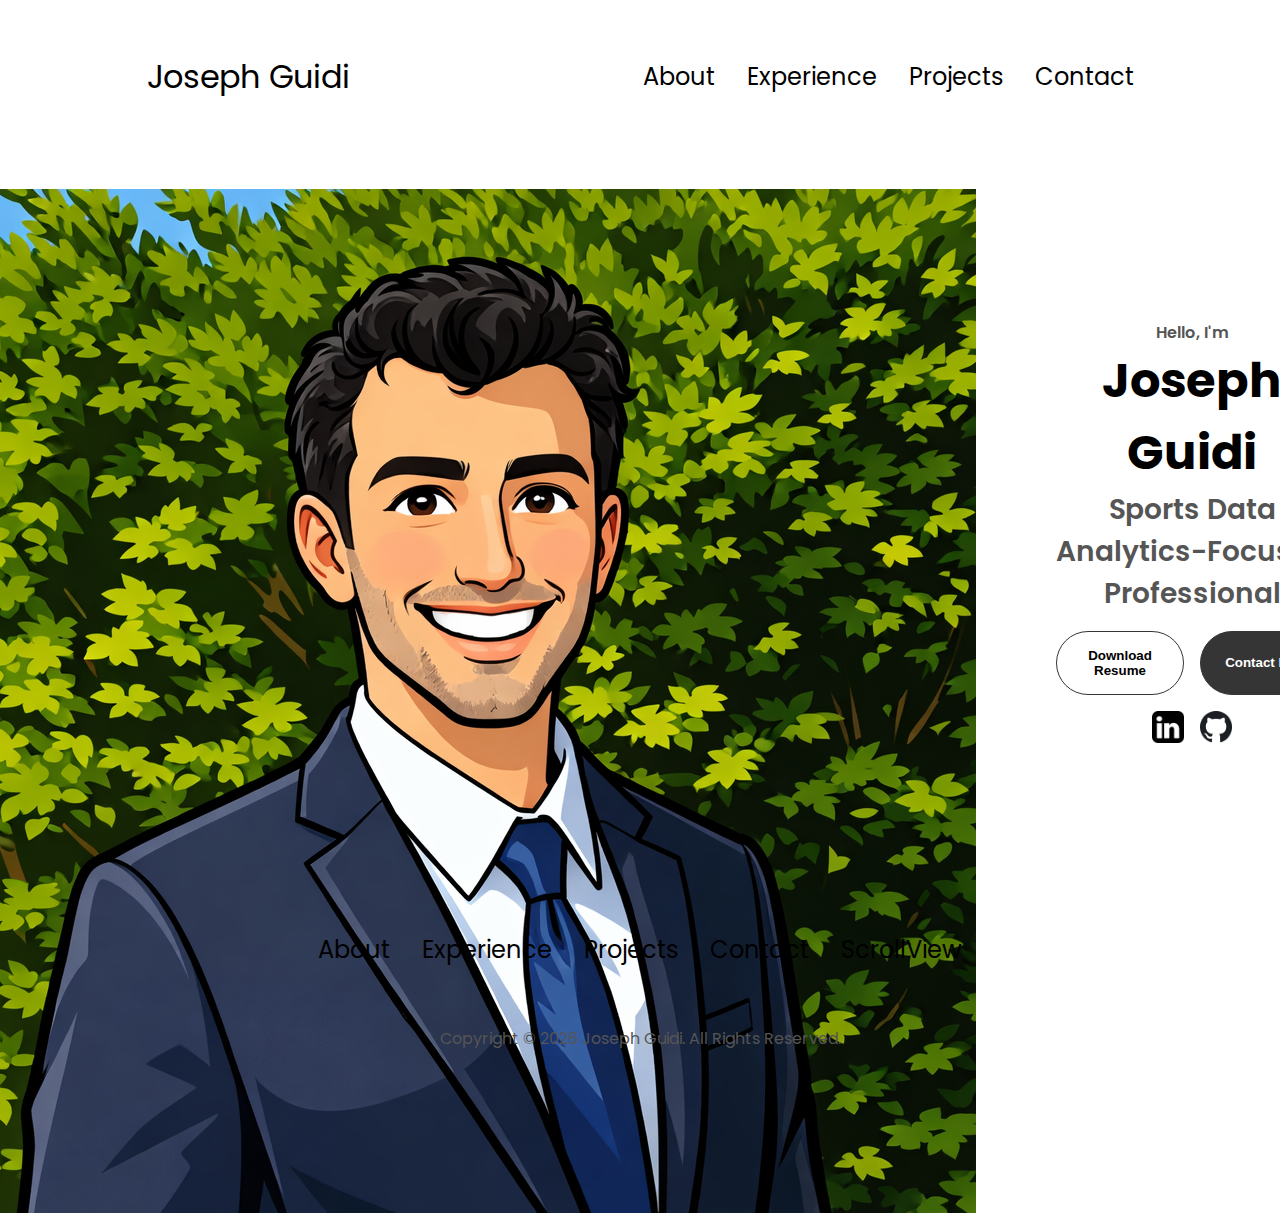
<file: index.html>
<!doctype html>
<html lang="en">
  <head>
    <meta charset="UTF-8" />
    <meta name="viewport" content="width=device-width, initial-scale=1.0" />
    <title>My Portfolio - Joseph Guidi</title>
    <link rel="stylesheet" href="style.css" />
    <link rel="stylesheet" href="mediaqueries.css" />
  </head>
  <body>
    <nav id="desktop-nav">
      <div class="logo"><a href="#profile">Joseph Guidi</a></div>
      <div>
        <ul class="nav-links">
          <li><a href="aboutme.html">About</a></li>
          <li><a href="experience.html">Experience</a></li>
          <li><a href="projects.html">Projects</a></li>
          <li><a href="contact.html">Contact</a></li>
        </ul>
      </div>
    </nav>
    <nav id="hamburger-nav">
      <div class="logo"><a href="index.html">Joseph Guidi</a></div>
      <div class="hamburger-menu">
        <div class="hamburger-icon" onclick="toggleMenu()">
          <span></span>
          <span></span>
          <span></span>
        </div>
        <div class="menu-links">
          <li><a href="aboutme.html" onclick="toggleMenu()">About</a></li>
          <li>
            <a href="experience.html" onclick="toggleMenu()">Experience</a>
          </li>
          <li><a href="projects.html" onclick="toggleMenu()">Projects</a></li>
          <li><a href="contact.html" onclick="toggleMenu()">Contact</a></li>
        </div>
      </div>
    </nav>
     <section id="profile">
      <div class="circle-pic-container">
        <img src="./assets/Cartoon pic.png" alt="Joseph Guidi profile picture" />
      </div>
      <div class="section__text">
        <p class="section__text__p1">Hello, I'm</p>
        <h1 class="title">Joseph Guidi</h1>
        <p class="section__text__p2">Sports Data Analytics-Focused Professional</p>
        <div class="btn-container">
          <button
            class="btn btn-color-2"
            onclick="window.open('./assets/JosephGuidiResume.pdf')"
          >
            Download Resume
          </button>
          <button class="btn btn-color-1" onclick="location.href='contact.html'">
            Contact Info
          </button>
        </div>
        <div id="socials-container">
          <img
            src="./assets/LinkedIn_icon.png"
            alt="My LinkedIn profile"
            class="icon"
            onclick="location.href='https://linkedin.com/in/joe-guidi'"
          />
          <img
            src="./assets/Github_icon.png"
            alt="My Github profile"
            class="icon"
            onclick="location.href='https://github.com/JMGuidi1'"
          />
        </div>
      </div>
    </section>
    <footer>
      <nav>
        <div class="nav-links">
          <ul class="nav-links">
          <li><a href="aboutme.html">About</a></li>
          <li><a href="experience.html">Experience</a></li>
          <li><a href="projects.html">Projects</a></li>
          <li><a href="contact.html">Contact</a></li>
          <li><a href="onesheet.html">ScrollView</a></li>
        </ul>
        </div>
      </nav>
      <p>Copyright &#169 2026 Joseph Guidi. All Rights Reserved.</p>
    </footer>

    <script src="script.js"></script>
  </body>
</html>
</file>
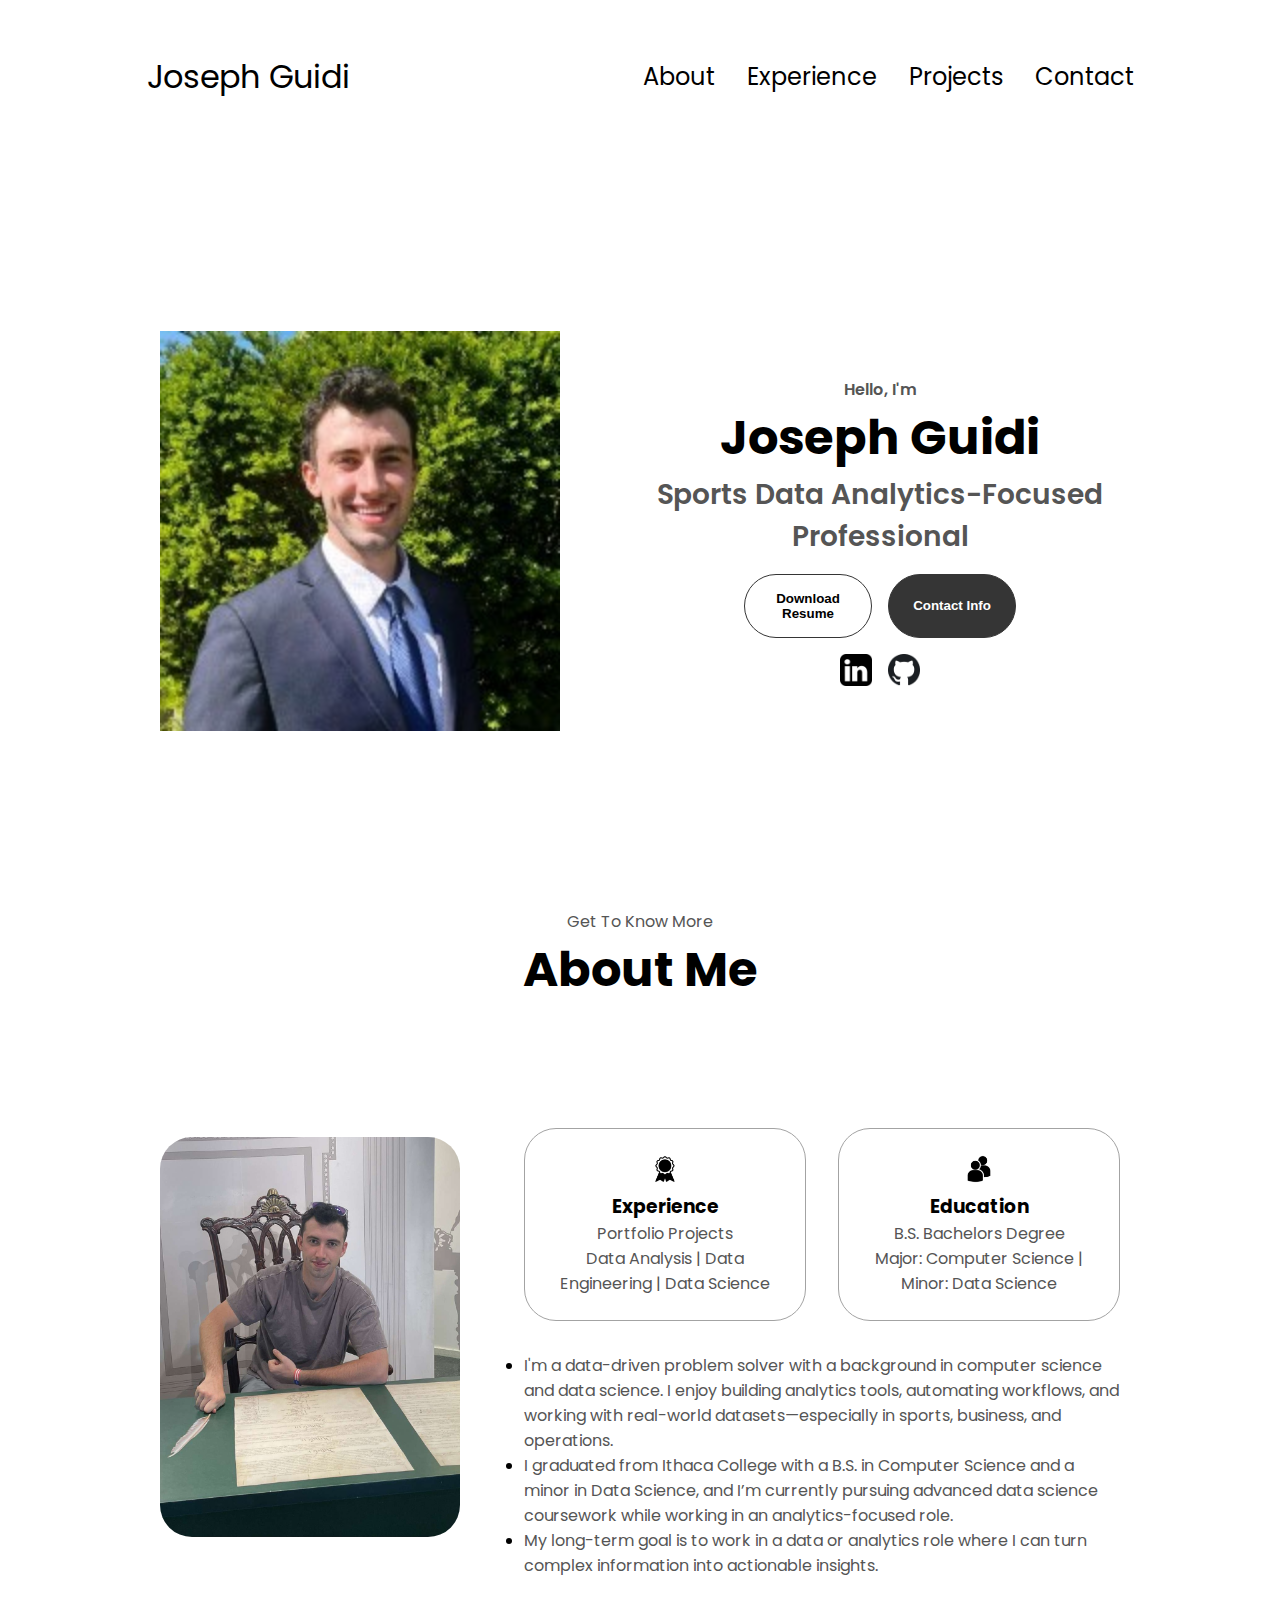
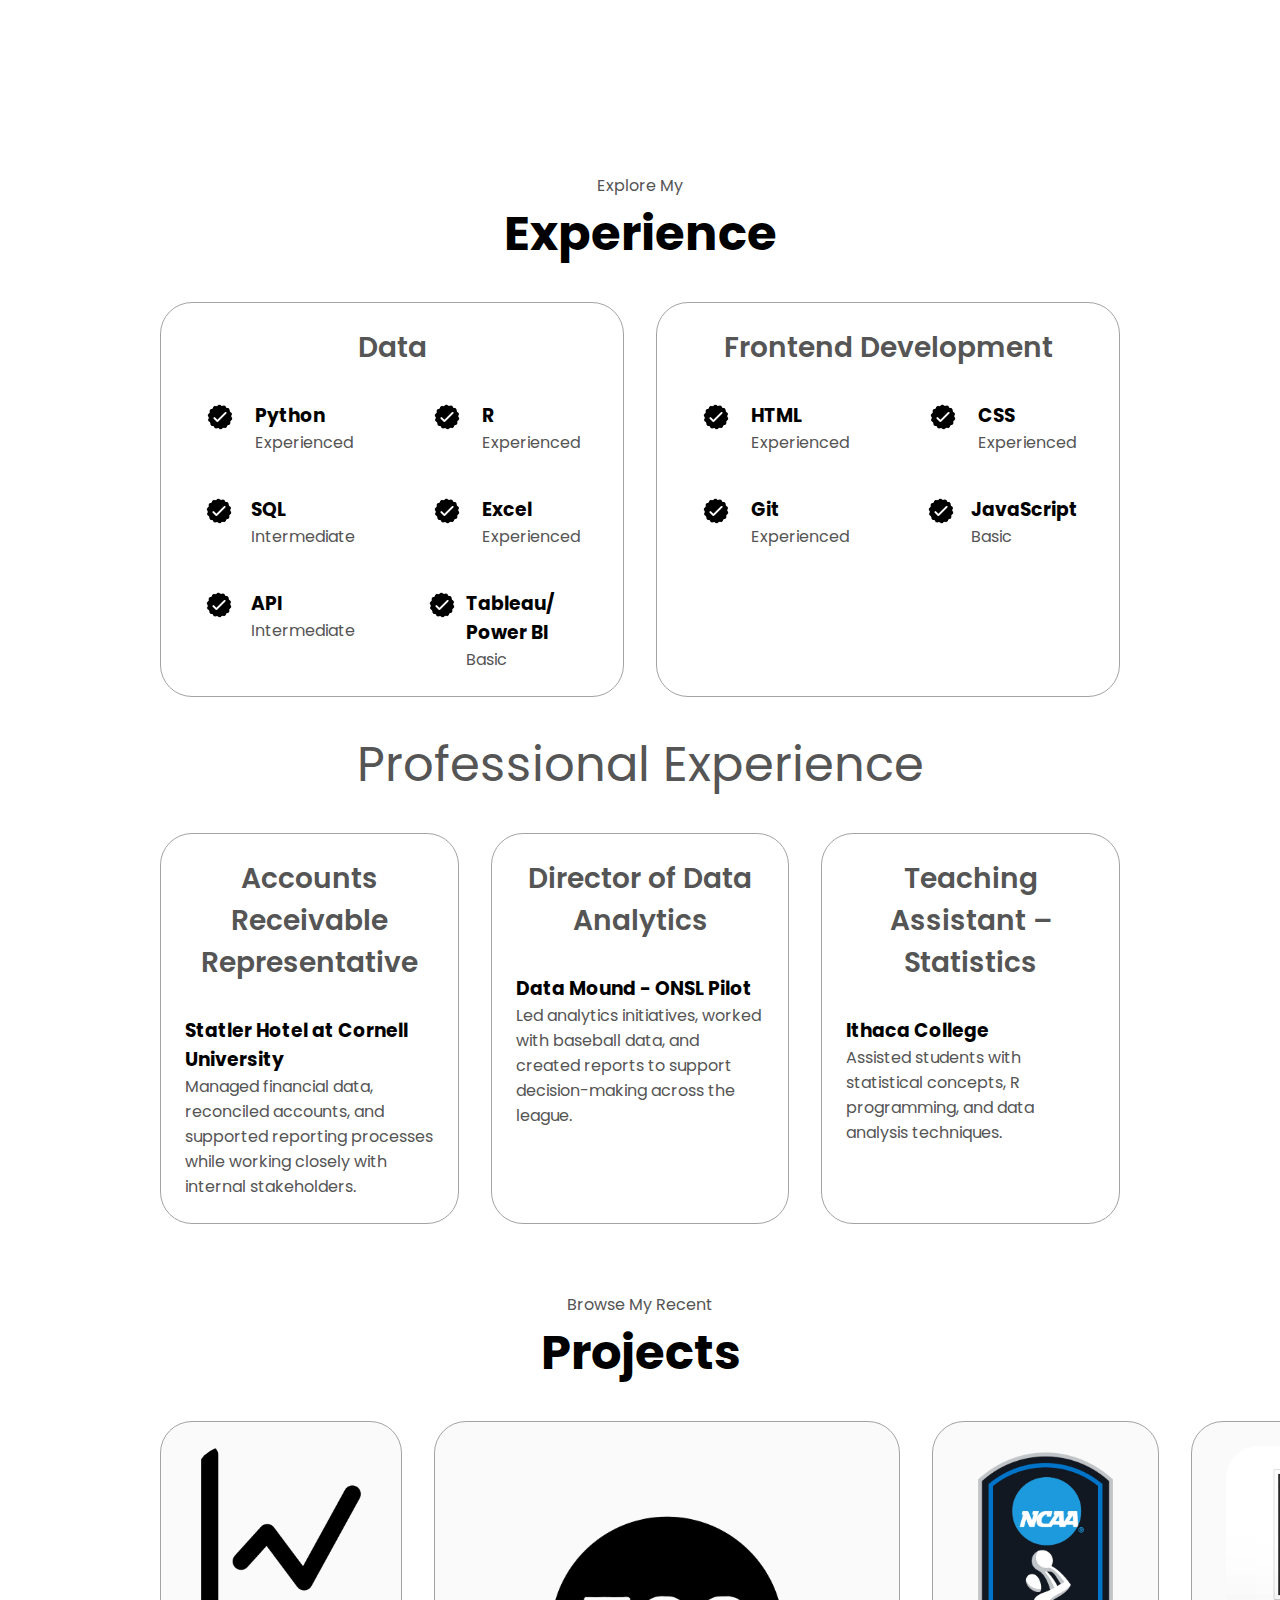
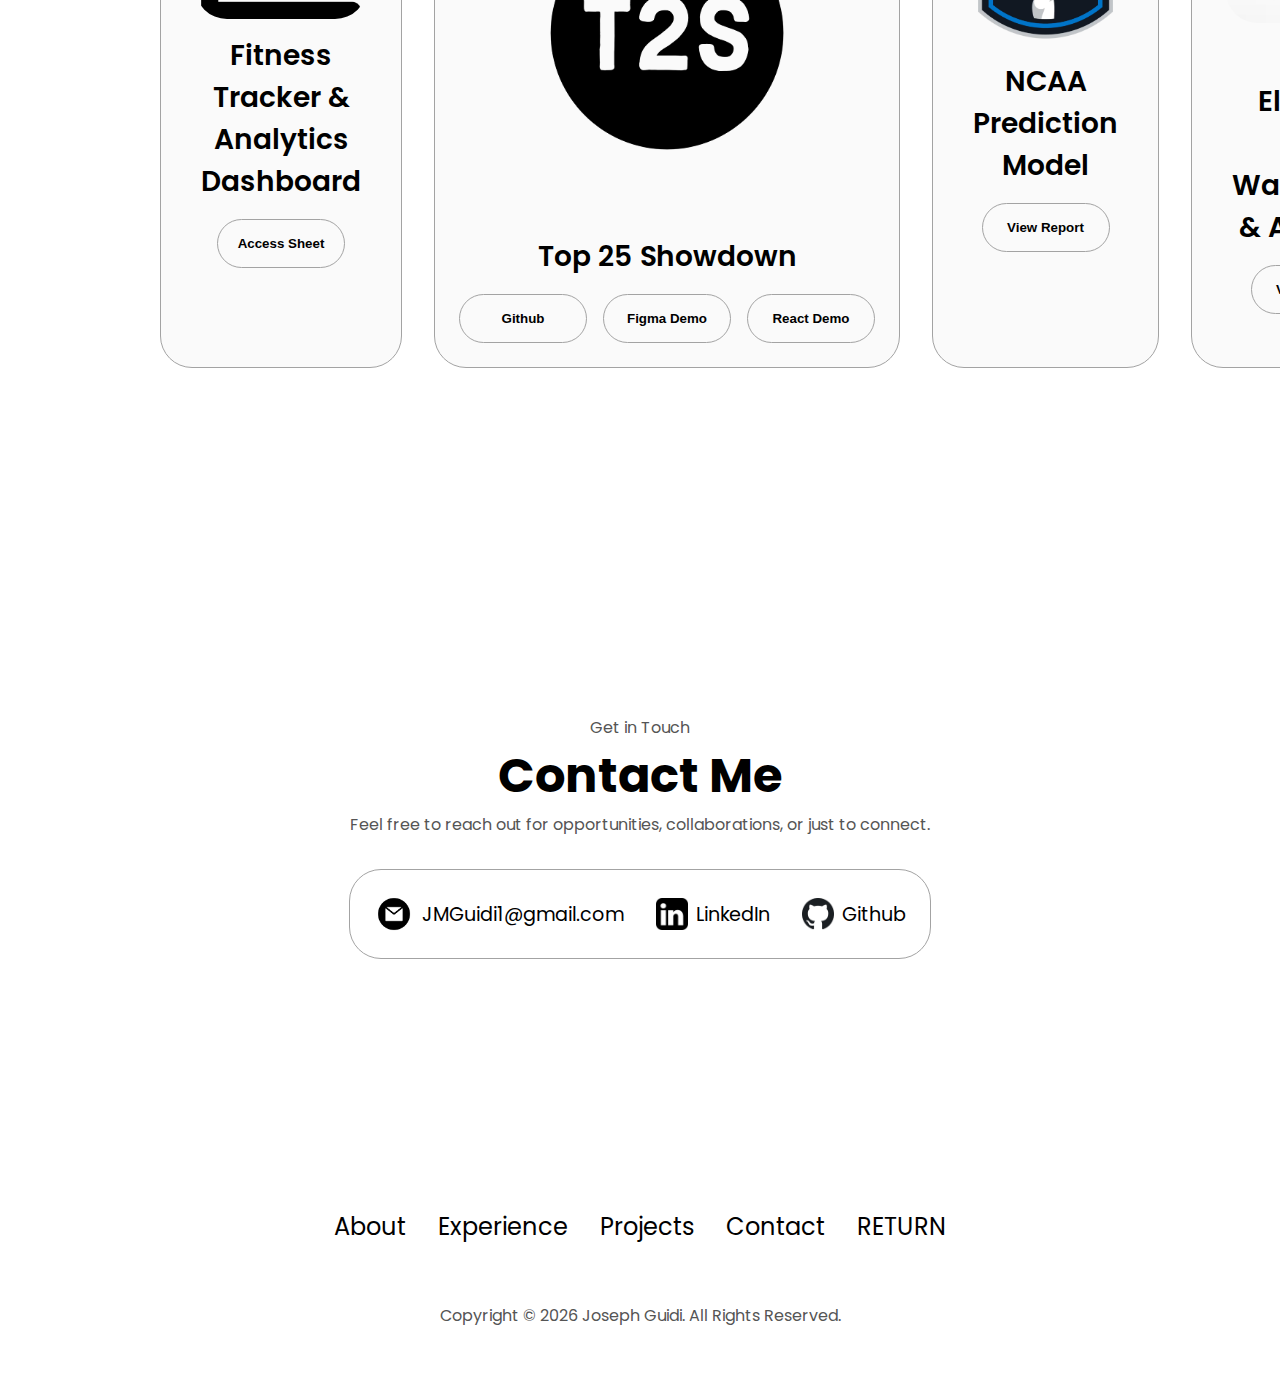
<file: onesheet.html>
<!doctype html>
<html lang="en">
  <head>
    <meta charset="UTF-8" />
    <meta name="viewport" content="width=device-width, initial-scale=1.0" />
    <title>My Portfolio - Joseph Guidi</title>
    <link rel="stylesheet" href="style.css" />
    <link rel="stylesheet" href="mediaqueries.css" />
  </head>
  <body>
    <nav id="desktop-nav">
      <div class="logo"><a href="#profile">Joseph Guidi</a></div>
      <div>
        <ul class="nav-links">
          <li><a href="#about">About</a></li>
          <li><a href="#experience">Experience</a></li>
          <li><a href="#projects">Projects</a></li>
          <li><a href="#contact">Contact</a></li>
        </ul>
      </div>
    </nav>
    <nav id="hamburger-nav">
      <div class="logo"><a href="index.html">Joseph Guidi</a></div>
      <div class="hamburger-menu">
        <div class="hamburger-icon" onclick="toggleMenu()">
          <span></span>
          <span></span>
          <span></span>
        </div>
        <div class="menu-links">
          <li><a href="#about" onclick="toggleMenu()">About</a></li>
          <li>
            <a href="#experience" onclick="toggleMenu()">Experience</a>
          </li>
          <li><a href="#projects" onclick="toggleMenu()">Projects</a></li>
          <li><a href="#contact" onclick="toggleMenu()">Contact</a></li>
        </div>
      </div>
    </nav>
     <section id="profile">
      <div class="section__pic-container">
        <img src="./assets/profile_pic.jpg" alt="Joseph Guidi profile picture" />
      </div>
      <div class="section__text">
        <p class="section__text__p1">Hello, I'm</p>
        <h1 class="title">Joseph Guidi</h1>
        <p class="section__text__p2">Sports Data Analytics-Focused Professional</p>
        <div class="btn-container">
          <button
            class="btn btn-color-2"
            onclick="window.open('./assets/Resume Joseph Guidi.pdf')"
          >
            Download Resume
          </button>
          <button class="btn btn-color-1" onclick="location.href='contact.html'">
            Contact Info
          </button>
        </div>
        <div id="socials-container">
          <img
            src="./assets/LinkedIn_icon.png"
            alt="My LinkedIn profile"
            class="icon"
            onclick="location.href='https://linkedin.com/in/joe-guidi'"
          />
          <img
            src="./assets/Github_icon.png"
            alt="My Github profile"
            class="icon"
            onclick="location.href='https://github.com/JMGuidi1'"
          />
        </div>
      </div>
    </section>

    <section id="about">
      <p class="section__text__p1">Get To Know More</p>
      <h1 class="title">About Me</h1>
      <div class="section-container">
        <div class="section__pic-container">
          <img
            src="./assets/About_me_pic.jpg"
            alt="Profile picture"
            class="about-pic"
          />
        </div>
        <div class="about-details-container">
          <div class="about-containers">
            <div class="details-container">
              <img
                src="./assets/experience.png"
                alt="Experience icon"
                class="icon"
              />
              <h3>Experience</h3>
              <p>Portfolio Projects<br>Data Analysis | Data Engineering | Data Science</p>
            </div>
            <div class="details-container">
              <img
                src="./assets/education.png"
                alt="Education icon"
                class="icon"
              />
              <h3>Education</h3>
              <p>B.S. Bachelors Degree<br />Major: Computer Science | Minor: Data Science</p>
            </div>
          </div>
          <div class="text-container">
            <ul>
            <li><p>
              I'm a data-driven problem solver with a background in computer
              science and data science. I enjoy building analytics tools,
              automating workflows, and working with real-world
              datasets—especially in sports, business, and operations.</p></li>
              <li><P> I
              graduated from Ithaca College with a B.S. in Computer Science and
              a minor in Data Science, and I’m currently pursuing advanced data
              science coursework while working in an analytics-focused role. </P></li>
            <li><p>My
              long-term goal is to work in a data or analytics role where I can
              turn complex information into actionable insights.
            </p></li>
          </div>
        </div>
      </div>
    </section>

    <section id="experience">
      <p class="section__text__p1">Explore My</p>
      <h1 class="title">Experience</h1>
      <div class="experience-details-container">
        <div class="about-containers">
          <div class="details-container">
            <h2 class="experience-sub-title">Data</h2>
            <div class="article-container">
              <article>
                <img
                  src="./assets/checkmark.png"
                  alt="Experience icon"
                  class="icon"
                />
                <div>
                  <h3>Python</h3>
                  <p>Experienced</p>
                </div>
              </article>
              <article>
                <img
                  src="./assets/checkmark.png"
                  alt="Experience icon"
                  class="icon"
                />
                <div>
                  <h3>R</h3>
                  <p>Experienced</p>
                </div>
              </article>
              <article>
                <img
                  src="./assets/checkmark.png"
                  alt="Experience icon"
                  class="icon"
                />
                <div>
                  <h3>SQL</h3>
                  <p>Intermediate</p>
                </div>
              </article>
              <article>
                <img
                  src="./assets/checkmark.png"
                  alt="Experience icon"
                  class="icon"
                />
                <div>
                  <h3>Excel</h3>
                  <p>Experienced</p>
                </div>
              </article>
              <article>
                <img
                  src="./assets/checkmark.png"
                  alt="Experience icon"
                  class="icon"
                />
                <div>
                  <h3>API</h3>
                  <p>Intermediate</p>
                </div>
              </article>
              <article>
                <img
                  src="./assets/checkmark.png"
                  alt="Experience icon"
                  class="icon"
                />
                <div>
                  <h3>Tableau/ Power BI</h3>
                  <p>Basic</p>
                </div>
              </article>
            </div>
          </div>
          <div class="details-container">
            <h2 class="experience-sub-title">Frontend Development</h2>
            <div class="article-container">
              <article>
                <img
                  src="./assets/checkmark.png"
                  alt="Experience icon"
                  class="icon"
                />
                <div>
                  <h3>HTML</h3>
                  <p>Experienced</p>
                </div>
              </article>
              <article>
                <img
                  src="./assets/checkmark.png"
                  alt="Experience icon"
                  class="icon"
                />
                <div>
                  <h3>CSS</h3>
                  <p>Experienced</p>
                </div>
              </article>
              <article>
                <img
                  src="./assets/checkmark.png"
                  alt="Experience icon"
                  class="icon"
                />
                <div>
                  <h3>Git</h3>
                  <p>Experienced</p>
                </div>
              </article>
              <article>
                <img
                  src="./assets/checkmark.png"
                  alt="Experience icon"
                  class="icon"
                />
                <div>
                  <h3>JavaScript</h3>
                  <p>Basic</p>
                </div>
              </article>
            </div>
          </div>
        </div>
        <p class="title">Professional Experience</p>
        <div class="about-containers">
          <div class="details-container">
            <h2 class="experience-sub-title">
              Accounts Receivable Representative
            </h2>
            <div class="article-container">
              <div>
                <h3>Statler Hotel at Cornell University</h3>
                <p>
                  Managed financial data, reconciled accounts, and supported
                  reporting processes while working closely with internal
                  stakeholders.
                </p>
              </div>
            </div>
          </div>
          <div class="details-container">
            <h2 class="experience-sub-title">Director of Data Analytics</h2>
            <div class="article-container">
              <div>
                <h3>Data Mound - ONSL Pilot</h3>
                <p>
                  Led analytics initiatives, worked with baseball data, and
                  created reports to support decision-making across the league.
                </p>
              </div>
            </div>
          </div>
          <div class="details-container">
            <h2 class="experience-sub-title">
              Teaching Assistant – Statistics
            </h2>
            <div class="article-container">
              <div>
                <h3>Ithaca College</h3>
                <p>
                  Assisted students with statistical concepts, R programming,
                  and data analysis techniques.
                </p>
              </div>
            </div>
          </div>
        </div>
      </div>
    </section>
    <section id="projects">
      <p class="section__text__p1">Browse My Recent</p>
      <h1 class="title">Projects</h1>
      <div class="experience-details-container">
        <div class="about-containers">
          <div class="details-container color-container">
            <div class="article-container">
              <img
                src="./assets/graph.png"
                alt="Fitness Tracker & Analytics Dashboard"
                class="project-img"
              />
            </div>
            <h2 class="experience-sub-title project-title">
              Fitness Tracker & Analytics Dashboard
            </h2>
            <div class="btn-container">
              <button
                class="btn btn-color-2 project-btn"
                onclick="
                  location.href =
                    'https://docs.google.com/spreadsheets/d/19mtZzhE31lge6hZduUqeaomxZsVH_X6XhfxfBKF5K8w/edit?usp=sharing'
                "
              >
                Access Sheet
              </button>
            </div>
          </div>
          <div class="details-container color-container">
            <div class="article-container">
              <img
                src="./assets/Top 25 Showdown icon.png"
                alt="Top 25 Showdown"
                class="project-img"
              />
            </div>
            <h2 class="experience-sub-title project-title">Top 25 Showdown</h2>
            <div class="btn-container">
              <button
                class="btn btn-color-2 project-btn"
                onclick="
                  location.href =
                    'https://github.com/JMGuidi1/College-Fantasy-React'
                "
              >
                Github
              </button>
              <button
                class="btn btn-color-2 project-btn"
                onclick="
                  location.href = 'https://www.youtube.com/watch?v=gH1vUX6rids'
                "
              >
                Figma Demo
              </button>
              <button
                class="btn btn-color-2 project-btn"
                onclick="
                  location.href = 'https://www.youtube.com/watch?v=KpX0J7qturQ'
                "
              >
                React Demo
              </button>
            </div>
          </div>
          <div class="details-container color-container">
            <div class="article-container">
              <img
                src="./assets/basketball-men.avif"
                alt="NCAA Prediction Model"
                class="project-img"
              />
            </div>
            <h2 class="experience-sub-title project-title">
              NCAA Prediction Model
            </h2>
            <div class="btn-container">
              <button
                class="btn btn-color-2 project-btn"
                onclick="location.href = './assets/NCAA Bracket Report.pdf'"
              >
                View Report
              </button>
            </div>
          </div>
          <div class="details-container color-container">
            <div class="article-container">
              <img
                src="./assets/USA flag.avif"
                alt="U.S. Election Data Warehouse & Analysis"
                class="project-img"
              />
            </div>
            <h2 class="experience-sub-title project-title">
              U.S. Election Data Warehouse & Analysis
            </h2>
            <div class="btn-container">
              <button
                class="btn btn-color-2 project-btn"
                onclick="
                  location.href = './assets/election data in the us 3x2.pdf'
                "
              >
                View Report
              </button>
            </div>
          </div>
        </div>
      </div>
    </section>

    <section id="contact">
      <p class="section__text__p1">Get in Touch</p>
      <h1 class="title">Contact Me</h1>
      <p class="section__text__p1">
        Feel free to reach out for opportunities, collaborations, or just to
        connect.
      </p>
      <div class="contact-info-upper-container">
        <div class="contact-info-container">
          <img
            src="./assets/email.png"
            alt="Email icon"
            class="icon contact-icon email-icon"
          />
          <p><a href="mailto:JMGuidi1@gmail.com">JMGuidi1@gmail.com</a></p>
        </div>
        <div class="contact-info-container">
          <img
            src="./assets/LinkedIn_icon.png"
            alt="LinkedIn icon"
            class="icon contact-icon"
          />
          <p><a href="https://www.linkedin.com/in/joe-guidi">LinkedIn</a></p>
        </div>
        <div class="contact-info-container">
          <img
            src="./assets/Github_icon.png"
            alt="Github_icon icon"
            class="icon contact-icon"
          />
          <p><a href="https://www.GitHub.com/JMGuidi1">Github</a></p>
        </div>
      </div>
    </section>
    <footer>
      <nav>
        <div class="nav-links">
          <ul class="nav-links">
          <li><a href="#about">About</a></li>
          <li><a href="#experience">Experience</a></li>
          <li><a href="#projects">Projects</a></li>
          <li><a href="#contact">Contact</a></li>
          <li><a href="index.html">RETURN</a></li>
        </ul>
        </div>
      </nav>
      <p>Copyright &#169 2026 Joseph Guidi. All Rights Reserved.</p>
    </footer>

    <script src="script.js"></script>
  </body>
</html>
</file>
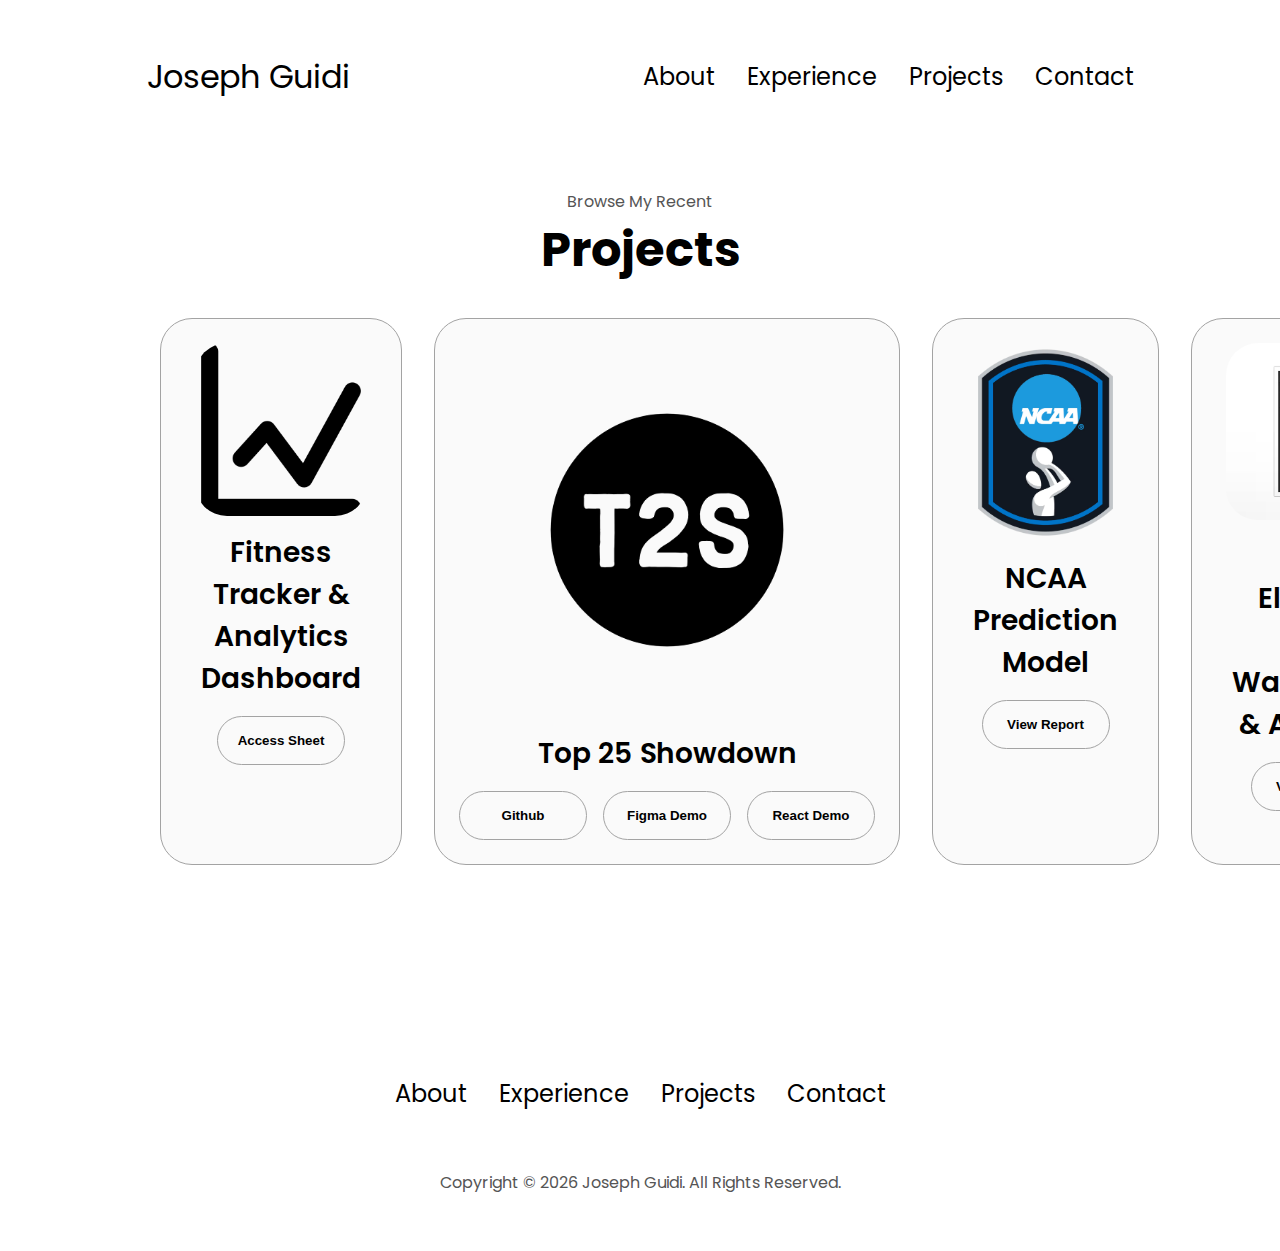
<file: projects.html>
<!doctype html>
<html lang="en">
  <head>
    <meta charset="UTF-8" />
    <meta name="viewport" content="width=device-width, initial-scale=1.0" />
    <title>Projects - Joseph Guidi</title>
    <link rel="stylesheet" href="style.css" />
    <link rel="stylesheet" href="mediaqueries.css" />
  </head>
  <body>
    <nav id="desktop-nav">
      <div class="logo"><a href="index.html">Joseph Guidi</a></div>
      <ul class="nav-links">
        <li><a href="aboutme.html">About</a></li>
        <li><a href="experience.html">Experience</a></li>
        <li><a href="projects.html">Projects</a></li>
        <li><a href="contact.html">Contact</a></li>
      </ul>
    </nav>

    <nav id="hamburger-nav">
      <div class="logo"><a href="index.html">Joseph Guidi</a></div>
      <div class="hamburger-menu">
        <div class="hamburger-icon" onclick="toggleMenu()">
          <span></span><span></span><span></span>
        </div>
        <div class="menu-links">
          <li><a href="aboutme.html" onclick="toggleMenu()">About</a></li>
          <li>
            <a href="experience.html" onclick="toggleMenu()">Experience</a>
          </li>
          <li><a href="projects.html" onclick="toggleMenu()">Projects</a></li>
          <li><a href="contact.html" onclick="toggleMenu()">Contact</a></li>
        </div>
      </div>
    </nav>

    <section id="projects">
      <p class="section__text__p1">Browse My Recent</p>
      <h1 class="title">Projects</h1>
      <div class="experience-details-container">
        <div class="about-containers">
          <div class="details-container color-container">
            <div class="article-container">
              <img
                src="./assets/graph.png"
                alt="Fitness Tracker & Analytics Dashboard"
                class="project-img"
              />
            </div>
            <h2 class="experience-sub-title project-title">
              Fitness Tracker & Analytics Dashboard
            </h2>
            <div class="btn-container">
              <button
                class="btn btn-color-2 project-btn"
                onclick="
                  location.href =
                    'https://docs.google.com/spreadsheets/d/19mtZzhE31lge6hZduUqeaomxZsVH_X6XhfxfBKF5K8w/edit?usp=sharing'
                "
              >
                Access Sheet
              </button>
            </div>
          </div>
          <div class="details-container color-container">
            <div class="article-container">
              <img
                src="./assets/Top 25 Showdown icon.png"
                alt="Top 25 Showdown"
                class="project-img"
              />
            </div>
            <h2 class="experience-sub-title project-title">Top 25 Showdown</h2>
            <div class="btn-container">
              <button
                class="btn btn-color-2 project-btn"
                onclick="
                  location.href =
                    'https://github.com/JMGuidi1/College-Fantasy-React'
                "
              >
                Github
              </button>
              <button
                class="btn btn-color-2 project-btn"
                onclick="
                  location.href = 'https://www.youtube.com/watch?v=gH1vUX6rids'
                "
              >
                Figma Demo
              </button>
              <button
                class="btn btn-color-2 project-btn"
                onclick="
                  location.href = 'https://www.youtube.com/watch?v=KpX0J7qturQ'
                "
              >
                React Demo
              </button>
            </div>
          </div>
          <div class="details-container color-container">
            <div class="article-container">
              <img
                src="./assets/basketball-men.avif"
                alt="NCAA Prediction Model"
                class="project-img"
              />
            </div>
            <h2 class="experience-sub-title project-title">
              NCAA Prediction Model
            </h2>
            <div class="btn-container">
              <button
                class="btn btn-color-2 project-btn"
                onclick="location.href = './assets/NCAA Bracket Report.pdf'"
              >
                View Report
              </button>
            </div>
          </div>
          <div class="details-container color-container">
            <div class="article-container">
              <img
                src="./assets/USA flag.avif"
                alt="U.S. Election Data Warehouse & Analysis"
                class="project-img"
              />
            </div>
            <h2 class="experience-sub-title project-title">
              U.S. Election Data Warehouse & Analysis
            </h2>
            <div class="btn-container">
              <button
                class="btn btn-color-2 project-btn"
                onclick="
                  location.href = './assets/election data in the us 3x2.pdf'
                "
              >
                View Report
              </button>
            </div>
          </div>
        </div>
      </div>
    </section>
<footer>
      <nav>
        <div class="nav-links">
          <ul class="nav-links">
          <li><a href="aboutme.html">About</a></li>
          <li><a href="experience.html">Experience</a></li>
          <li><a href="projects.html">Projects</a></li>
          <li><a href="contact.html">Contact</a></li>
        </ul>
        </div>
      </nav>
      <p>Copyright &#169 2026 Joseph Guidi. All Rights Reserved.</p>
    </footer>
    <script src="script.js"></script>
  </body>
</html>
</file>
<file: style.css>
/* GENERAL */

@import url("https://fonts.googleapis.com/css2?family=Poppins:wght@300;400;500;600&display=swap");

* {
  margin: 0;
  padding: 0;
}

body {
  font-family: "Poppins", sans-serif;
}

html {
  scroll-behavior: smooth;
}

p {
  color: rgb(85, 85, 85);
}

/* TRANSITION */

a,
.btn {
  transition: all 300ms ease;
}

/* DESKTOP NAV */

nav,
.nav-links {
  display: flex;
}

nav {
  justify-content: space-around;
  align-items: center;
  height: 17vh;
}

.nav-links {
  gap: 2rem;
  list-style: none;
  font-size: 1.5rem;
}

a {
  color: black;
  text-decoration: none;
  text-decoration-color: white;
}

a:hover {
  color: grey;
  text-decoration: underline;
  text-underline-offset: 1rem;
  text-decoration-color: rgb(181, 181, 181);
}

.logo {
  font-size: 2rem;
}

.logo:hover {
  cursor: default;
}

/* HAMBURGER MENU */

#hamburger-nav {
  display: none;
}

.hamburger-menu {
  position: relative;
  display: inline-block;
}

.hamburger-icon {
  display: flex;
  flex-direction: column;
  justify-content: space-between;
  height: 24px;
  width: 30px;
  cursor: pointer;
}

.hamburger-icon span {
  width: 100%;
  height: 2px;
  background-color: black;
  transition: all 0.3 ease-in-out;
}

.menu-links {
  position: absolute;
  top: 100%;
  right: 0;
  background-color: white;
  width: fit-content;
  max-height: 0;
  overflow: hidden;
  transition: all 0.3 ease-in-out;
}

.menu-links a {
  display: block;
  padding: 10px;
  text-align: center;
  font-size: 1.5rem;
  color: black;
  text-decoration: none;
  transition: all 0.3 ease-in-out;
}

.menu-links li {
  list-style: none;
}

.menu-links.open {
  max-height: 300px;
}

.hamburger-icon.open span:first-child {
  transform: rotate(45deg) translate(10px, 5px);
}

.hamburger-icon.open span:nth-child(2) {
  opacity: 0;
}

.hamburger-icon.open span:last-child {
  transform: rotate(-45deg) translate(10px, -5px);
}

.hamburger-icon span:first-child {
  transform: none;
}

.hamburger-icon span:first-child {
  opacity: 1;
}

.hamburger-icon span:first-child {
  transform: none;
}

/* SECTIONS */

section {
  padding-top: 4vh;
  height: 96vh;
  margin: 0 10rem;
  box-sizing: border-box;
  min-height: fit-content;
}

.section-container {
  display: flex;
}

/* PROFILE SECTION */

#profile {
  display: flex;
  justify-content: center;
  gap: 5rem;
  height: 80vh;
}

.section__pic-container {
  display: flex;
  height: 400px;
  width: 400px;
  margin: auto 0;
}

.section__text {
  align-self: center;
  text-align: center;
}

.section__text p {
  font-weight: 600;
}

.section__text__p1 {
  text-align: center;
}

.section__text__p2 {
  font-size: 1.75rem;
  margin-bottom: 1rem;
}

.title {
  font-size: 3rem;
  text-align: center;
}

#socials-container {
  display: flex;
  justify-content: center;
  margin-top: 1rem;
  gap: 1rem;
}

/* ICONS */

.icon {
  cursor: pointer;
  height: 2rem;
}

/* BUTTONS */

.btn-container {
  display: flex;
  justify-content: center;
  gap: 1rem;
}

.btn {
  font-weight: 600;
  transition: all 300ms ease;
  padding: 1rem;
  width: 8rem;
  border-radius: 2rem;
}

.btn-color-1,
.btn-color-2 {
  border: rgb(53, 53, 53) 0.1rem solid;
}

.btn-color-1:hover,
.btn-color-2:hover {
  cursor: pointer;
}

.btn-color-1,
.btn-color-2:hover {
  background: rgb(53, 53, 53);
  color: white;
}

.btn-color-1:hover {
  background: rgb(0, 0, 0);
}

.btn-color-2 {
  background: none;
}

.btn-color-2:hover {
  border: rgb(255, 255, 255) 0.1rem solid;
}

.btn-container {
  gap: 1rem;
}

/* ABOUT SECTION */

#about {
  position: relative;
}

.about-containers {
  gap: 2rem;
  margin-bottom: 2rem;
  margin-top: 2rem;
}

.about-details-container {
  justify-content: center;
  flex-direction: column;
}

.about-containers,
.about-details-container {
  display: flex;
}

.about-pic {
  border-radius: 2rem;
}

.arrow {
  position: absolute;
  right: -5rem;
  bottom: 2.5rem;
}

.details-container {
  padding: 1.5rem;
  flex: 1;
  background: white;
  border-radius: 2rem;
  border: rgb(53, 53, 53) 0.1rem solid;
  border-color: rgb(163, 163, 163);
  text-align: center;
}

.section-container {
  gap: 4rem;
  height: 80%;
}

.section__pic-container {
  height: 400px;
  width: 400px;
  margin: auto 0;
}

/* EXPERIENCE SECTION */

#experience {
  position: relative;
}

.experience-sub-title {
  color: rgb(85, 85, 85);
  font-weight: 600;
  font-size: 1.75rem;
  margin-bottom: 2rem;
}

.experience-details-container {
  display: flex;
  justify-content: center;
  flex-direction: column;
}

.article-container {
  display: flex;
  text-align: initial;
  flex-wrap: wrap;
  flex-direction: row;
  gap: 2.5rem;
  justify-content: space-around;
}

article {
  display: flex;
  width: 10rem;
  justify-content: space-around;
  gap: 0.5rem;
}

article .icon {
  cursor: default;
}

/* PROJECTS SECTION */

#projects {
  position: relative;
}

.color-container {
  border-color: rgb(163, 163, 163);
  background: rgb(250, 250, 250);
}

.project-img {
  border-radius: 2rem;
  width: 90%;
  height: 90%;
}

.project-title {
  margin: 1rem;
  color: black;
}

.project-btn {
  color: black;
  border-color: rgb(163, 163, 163);
}

/* CONTACT */

#contact {
  display: flex;
  justify-content: center;
  flex-direction: column;
  height: 70vh;
}

.contact-info-upper-container {
  display: flex;
  justify-content: center;
  border-radius: 2rem;
  border: rgb(53, 53, 53) 0.1rem solid;
  border-color: rgb(163, 163, 163);
  background: (250, 250, 250);
  margin: 2rem auto;
  padding: 0.5rem;
}

.contact-info-container {
  display: flex;
  align-items: center;
  justify-content: center;
  gap: 0.5rem;
  margin: 1rem;
}

.contact-info-container p {
  font-size: larger;
}

.contact-icon {
  cursor: default;
}

.email-icon {
  height: 2.5rem;
}

/* FOOTER SECTION */

footer {
  height: 26vh;
  margin: 0 1rem;
}

footer p {
  text-align: center;
}
</file>
<file: mediaqueries.css>
@media screen and (max-width: 1200px) {
  #desktop-nav {
    display: none;
  }
  #hamburger-nav {
    display: flex;
  }
}
</file>
